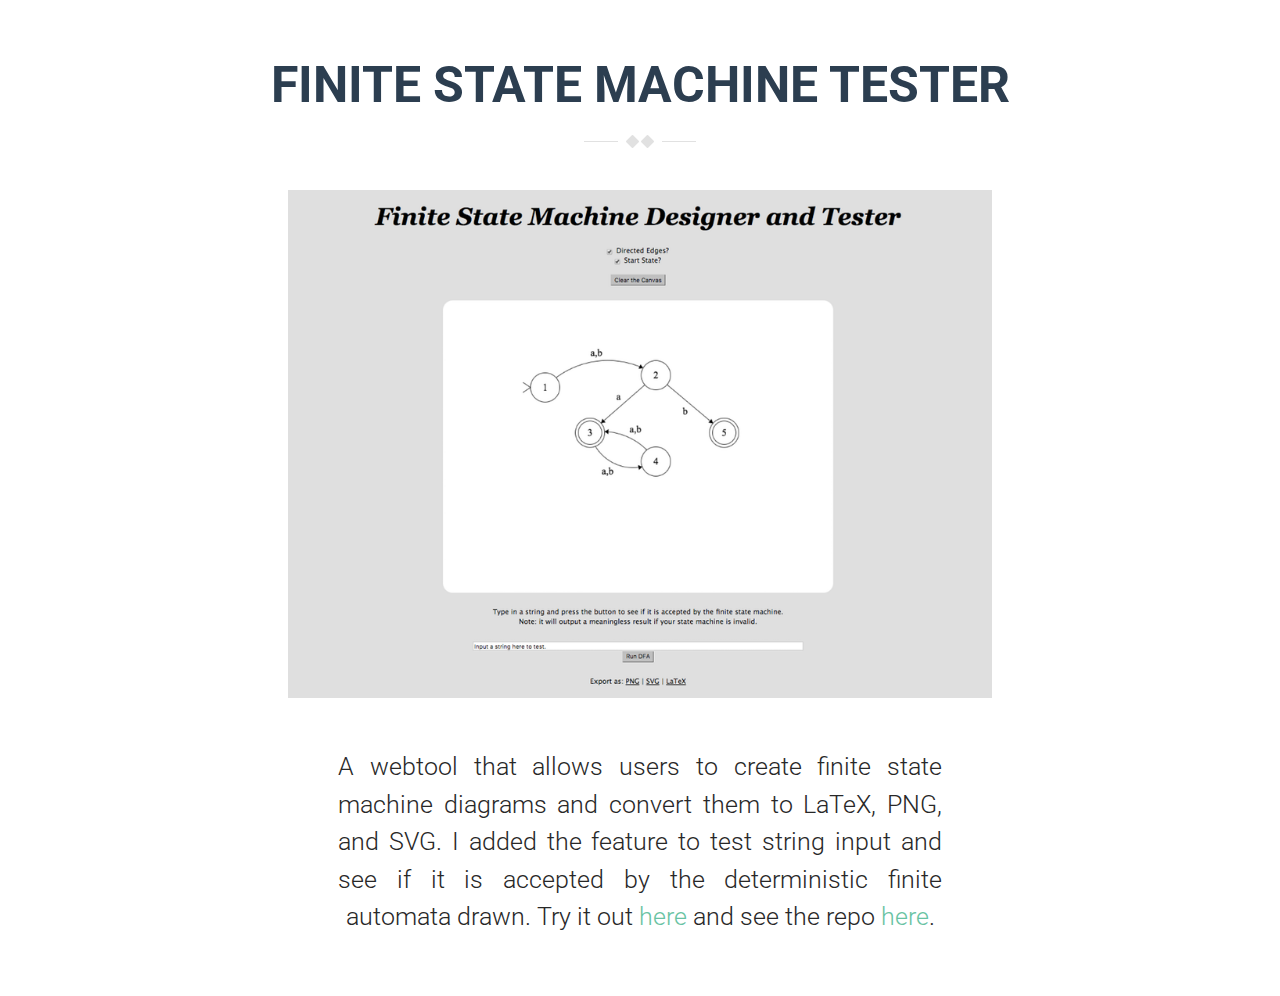
<file: fsm.html>
<!DOCTYPE html>
<html lang="en">

<head>


    <meta charset="UTF-8">
    <meta name="viewport" content="width=device-width, initial-scale=1.0">
    <meta name="description" content="IAMX, One Page Responsive HTML Resume Template">
    <meta name="keywords" content="onepage, resume, CV HTML template, personal Vcard, html resume, free resume template, free HTML template, free bootstrap template, personal portfolio, free html portfolio">
    <meta name="author" content="http://trendytheme.net/">

  <!-- Web Fonts -->
    <link href='http://fonts.googleapis.com/css?family=Roboto:400,300,500,700' rel='stylesheet' type='text/css'>
    <!-- Bootstrap core CSS -->
    <link href="assets/bootstrap/css/bootstrap.min.css" rel="stylesheet" media="screen">
    <!-- Font Awesome CSS -->
    <link href="assets/css/font-awesome.min.css" rel="stylesheet" media="screen">
    <!-- Animate css -->
    <link href="assets/css/animate.css" rel="stylesheet">
  <!-- Magnific css -->
    <link href="assets/css/magnific-popup.css" rel="stylesheet">
    <!-- Custom styles CSS -->
    <link href="assets/css/style.css" rel="stylesheet" media="screen">
  <!-- Responsive CSS -->
    <link href="assets/css/responsive.css" rel="stylesheet">

  <!-- HTML5 Shim and Respond.js IE8 support of HTML5 elements and media queries -->
  <!-- WARNING: Respond.js doesn't work if you view the page via file:// -->
  <!--[if lt IE 9]>
      <script src="https://oss.maxcdn.com/libs/html5shiv/3.7.0/html5shiv.js"></script>
      <script src="https://oss.maxcdn.com/libs/respond.js/1.4.2/respond.min.js"></script>
  <![endif]-->

  <link rel="shortcut icon" href="assets/images/ico/favicon.png">
  <link rel="apple-touch-icon-precomposed" sizes="144x144" href="assets/images/ico/apple-touch-icon-144-precomposed.png">
  <link rel="apple-touch-icon-precomposed" sizes="114x114" href="assets/images/ico/apple-touch-icon-114-precomposed.png">
  <link rel="apple-touch-icon-precomposed" sizes="72x72" href="assets/images/ico/apple-touch-icon-72-precomposed.png">
  <link rel="apple-touch-icon-precomposed" href="assets/images/ico/apple-touch-icon-57-precomposed.png">

  <title>Finite State Machine Tester</title>
</head>

<body>
    <div style="height:60px"></div>
    <h2 class="section-title wow fadeInUp">Finite State Machine Tester</h2>
    <center><div style="width:55%" align="center">
        <img src="assets/images/blog/fsm.png"/>
        <br>
        <p style="padding:50px; font-size:25px; line-height:150%; text-align:justify; text-align-last:center;">
            A webtool that allows users to create finite state machine diagrams and convert them to LaTeX, PNG, and SVG. I added the feature to test string input and see if it is accepted by the deterministic finite automata drawn. Try it out <a href="https://djm1997.github.io/fsm/">here</a> and see the repo <a href="https://github.com/djm1997/fsm">here</a>.
        </p>
    </div></center>
</body>
</file>
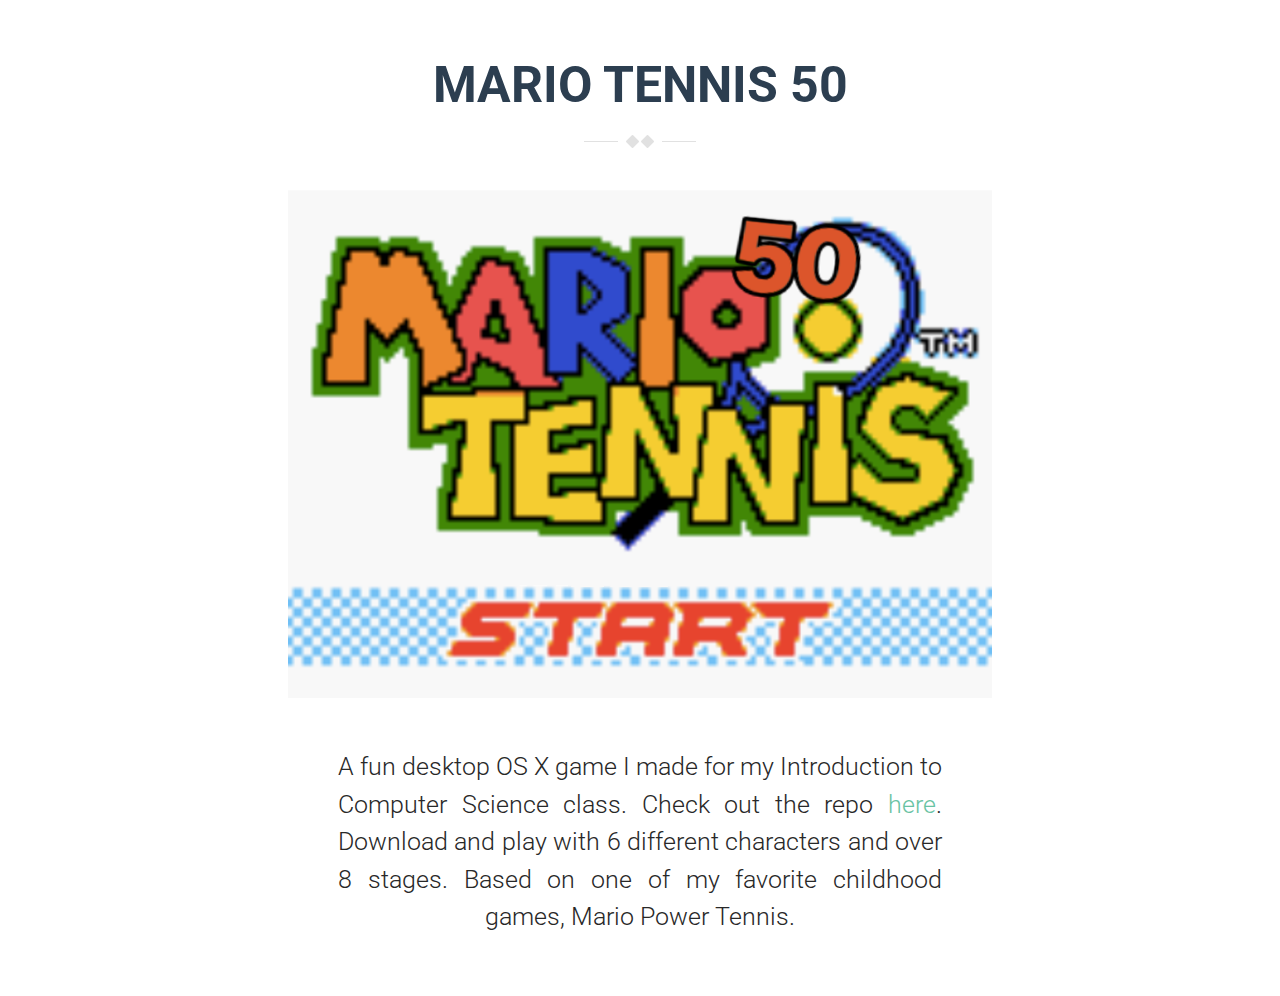
<file: mariotennis.html>
<!DOCTYPE html>
<html lang="en">

<head>
    <meta charset="UTF-8">
    <meta name="viewport" content="width=device-width, initial-scale=1.0">
    <meta name="description" content="IAMX, One Page Responsive HTML Resume Template">
    <meta name="keywords" content="onepage, resume, CV HTML template, personal Vcard, html resume, free resume template, free HTML template, free bootstrap template, personal portfolio, free html portfolio">
    <meta name="author" content="http://trendytheme.net/">

  <!-- Web Fonts -->
    <link href='http://fonts.googleapis.com/css?family=Roboto:400,300,500,700' rel='stylesheet' type='text/css'>
    <!-- Bootstrap core CSS -->
    <link href="assets/bootstrap/css/bootstrap.min.css" rel="stylesheet" media="screen">
    <!-- Font Awesome CSS -->
    <link href="assets/css/font-awesome.min.css" rel="stylesheet" media="screen">
    <!-- Animate css -->
    <link href="assets/css/animate.css" rel="stylesheet">
  <!-- Magnific css -->
    <link href="assets/css/magnific-popup.css" rel="stylesheet">
    <!-- Custom styles CSS -->
    <link href="assets/css/style.css" rel="stylesheet" media="screen">
  <!-- Responsive CSS -->
    <link href="assets/css/responsive.css" rel="stylesheet">

  <!-- HTML5 Shim and Respond.js IE8 support of HTML5 elements and media queries -->
  <!-- WARNING: Respond.js doesn't work if you view the page via file:// -->
  <!--[if lt IE 9]>
      <script src="https://oss.maxcdn.com/libs/html5shiv/3.7.0/html5shiv.js"></script>
      <script src="https://oss.maxcdn.com/libs/respond.js/1.4.2/respond.min.js"></script>
  <![endif]-->

  <link rel="shortcut icon" href="assets/images/ico/favicon.png">
  <link rel="apple-touch-icon-precomposed" sizes="144x144" href="assets/images/ico/apple-touch-icon-144-precomposed.png">
  <link rel="apple-touch-icon-precomposed" sizes="114x114" href="assets/images/ico/apple-touch-icon-114-precomposed.png">
  <link rel="apple-touch-icon-precomposed" sizes="72x72" href="assets/images/ico/apple-touch-icon-72-precomposed.png">
  <link rel="apple-touch-icon-precomposed" href="assets/images/ico/apple-touch-icon-57-precomposed.png">

  <title>Mario Tennis 50</title>
</head>

<body>
    <div style="height:60px"></div>
    <h2 class="section-title wow fadeInUp">Mario Tennis 50</h2>
    <center><div style="width:55%" align="center">
        <img src="assets/images/blog/mariotennis.png"/>
        <br>
        <p style="padding:50px; font-size:25px; line-height:150%; text-align:justify; text-align-last:center;">
            A fun desktop OS X game I made for my Introduction to Computer Science class. Check out the repo <a href="https://github.com/djm1997/MarioTennis">here</a>. Download and play with 6 different characters and over 8 stages. Based on one of my favorite childhood games, Mario Power Tennis</a>.
        </p>
    </div></center>
</body>
</file>
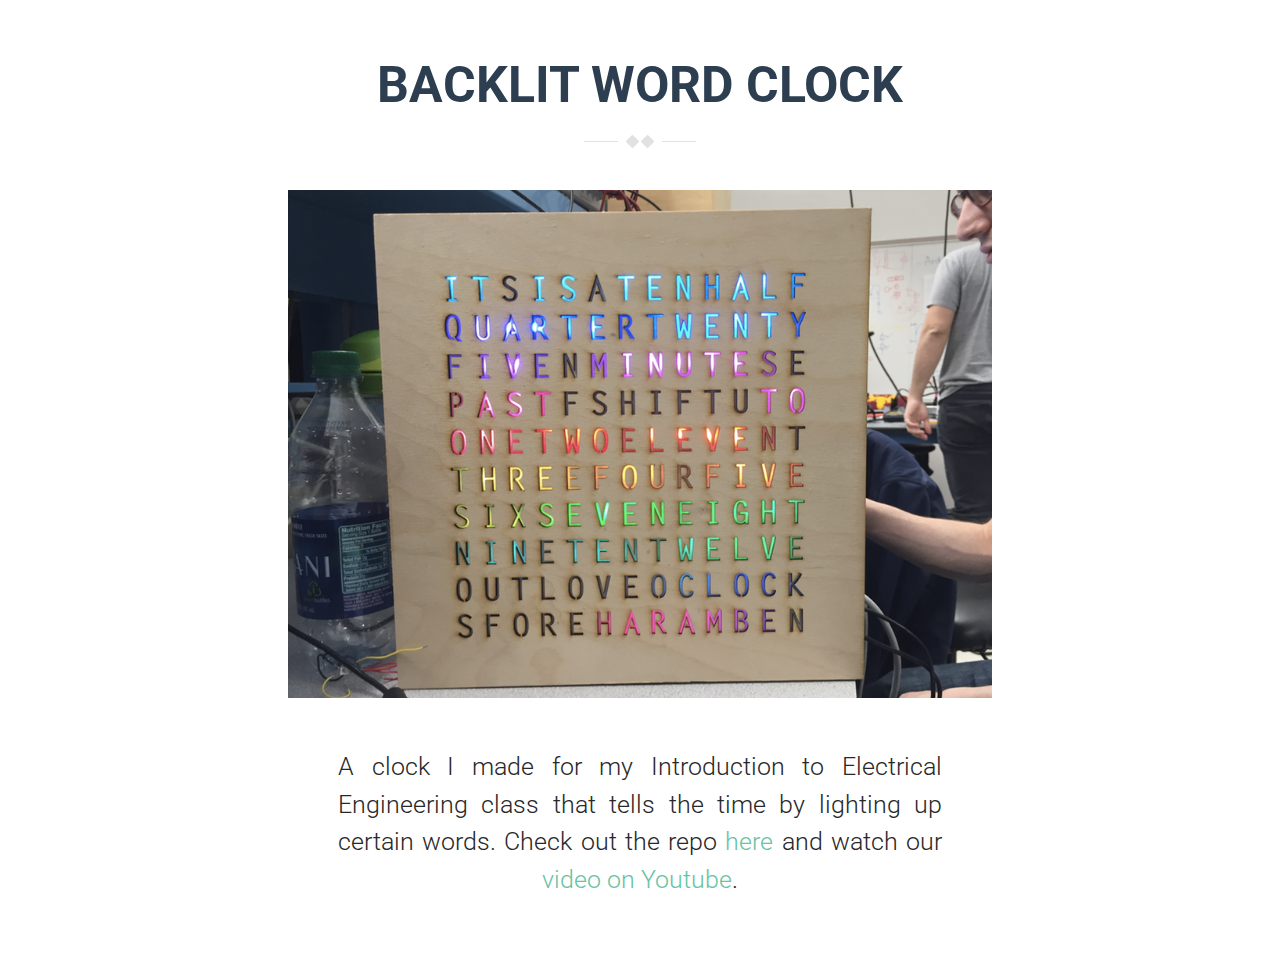
<file: wordclock.html>
<!DOCTYPE html>
<html lang="en">

<head>


    <meta charset="UTF-8">
    <meta name="viewport" content="width=device-width, initial-scale=1.0">
    <meta name="description" content="IAMX, One Page Responsive HTML Resume Template">
    <meta name="keywords" content="onepage, resume, CV HTML template, personal Vcard, html resume, free resume template, free HTML template, free bootstrap template, personal portfolio, free html portfolio">
    <meta name="author" content="http://trendytheme.net/">

  <!-- Web Fonts -->
    <link href='http://fonts.googleapis.com/css?family=Roboto:400,300,500,700' rel='stylesheet' type='text/css'>
    <!-- Bootstrap core CSS -->
    <link href="assets/bootstrap/css/bootstrap.min.css" rel="stylesheet" media="screen">
    <!-- Font Awesome CSS -->
    <link href="assets/css/font-awesome.min.css" rel="stylesheet" media="screen">
    <!-- Animate css -->
    <link href="assets/css/animate.css" rel="stylesheet">
  <!-- Magnific css -->
    <link href="assets/css/magnific-popup.css" rel="stylesheet">
    <!-- Custom styles CSS -->
    <link href="assets/css/style.css" rel="stylesheet" media="screen">
  <!-- Responsive CSS -->
    <link href="assets/css/responsive.css" rel="stylesheet">

  <!-- HTML5 Shim and Respond.js IE8 support of HTML5 elements and media queries -->
  <!-- WARNING: Respond.js doesn't work if you view the page via file:// -->
  <!--[if lt IE 9]>
      <script src="https://oss.maxcdn.com/libs/html5shiv/3.7.0/html5shiv.js"></script>
      <script src="https://oss.maxcdn.com/libs/respond.js/1.4.2/respond.min.js"></script>
  <![endif]-->

  <link rel="shortcut icon" href="assets/images/ico/favicon.png">
  <link rel="apple-touch-icon-precomposed" sizes="144x144" href="assets/images/ico/apple-touch-icon-144-precomposed.png">
  <link rel="apple-touch-icon-precomposed" sizes="114x114" href="assets/images/ico/apple-touch-icon-114-precomposed.png">
  <link rel="apple-touch-icon-precomposed" sizes="72x72" href="assets/images/ico/apple-touch-icon-72-precomposed.png">
  <link rel="apple-touch-icon-precomposed" href="assets/images/ico/apple-touch-icon-57-precomposed.png">

  <title>Backlit Word Clock</title>
</head>

<body>
    <div style="height:60px"></div>
    <h2 class="section-title wow fadeInUp">Backlit Word Clock</h2>
    <center><div style="width:55%" align="center">
        <img src="assets/images/blog/wordclock.png"/>
        <br>
        <p style="padding:50px; font-size:25px; line-height:150%; text-align:justify; text-align-last:center;">
            A clock I made for my Introduction to Electrical Engineering class that tells the time by lighting up certain words. Check out the repo <a href="https://github.com/djm1997/WordClock">here</a> and watch our <a href="https://www.youtube.com/watch?v=HvfSM3tTWjE&feature=youtu.be">video on Youtube</a>.
        </p>
    </div></center>
</body>
</file>
<file: assets/css/style.css>
/*
    Author: TrendyTheme
    Template: I AM X
    Version: 1.2
    URL: http://demo.trendytheme.net/iamx/html
*/


/*
====================================
------------------------------------
    1. General
    2. Typography
    3. Home
    4. Navigation
    5. About
    6. Video
    7. Resume
    8. Skill
    9. Chart
    10. Work
    11. Facts
    12. Blog
    13. Hire
    14. Contact
    15. Footer
-------------------------------------
=====================================
*/


body{
    font-family: 'Roboto', sans-serif;
    line-height: 28px;
    font-weight: 300;
    font-size: 14px;
    color:#282828;
    background-color: #fff;
    -webkit-text-size-adjust: 100%;
    -webkit-overflow-scrolling: touch;
    -webkit-font-smoothing: antialiased !important;
}

body, html{
    overflow-x:hidden;
}

/* Link style
---------------------------------------------------------*/
a {
    color: #68c3a3;
}
a,
a > * {
    outline: none;
    cursor: pointer;
    text-decoration: none;
}
a:focus,
a:hover {
    outline: none;
    color: #333333;
    text-decoration: none;
}


/* Transition elsements
-------------------------------------------------------- */
.navbar a,
.form-control {
	-webkit-transition: all 0.4s ease-in-out 0s;
	   -moz-transition: all 0.4s ease-in-out 0s;
		-ms-transition: all 0.4s ease-in-out 0s;
		 -o-transition: all 0.4s ease-in-out 0s;
			transition: all 0.4s ease-in-out 0s;
}

a,
.btn {
	-webkit-transition: all 0.125s ease-in-out 0s;
	   -moz-transition: all 0.125s ease-in-out 0s;
		-ms-transition: all 0.125s ease-in-out 0s;
		 -o-transition: all 0.125s ease-in-out 0s;
			transition: all 0.125s ease-in-out 0s;
}

/* Reset box-shadow
/* ------------------------------------------------------ */

.btn,
.form-control,
.form-control:hover,
.form-control:focus,
.navbar-custom .dropdown-menu {
	-webkit-box-shadow: none;
			box-shadow: none;
}




/* === Typography === */

h1, h2, h3, h4, h5, h6{
    font-weight: 700;
    margin:0;
    text-transform: uppercase;
}

h1 {
    font-size: 36px;
    line-height: 36px;
}

h2 {
    font-size: 30px;
    line-height: 30px;
}

h3 {
    font-size: 24px;
    line-height: 24px;
}

h4 {
    font-size: 18px;
}

h5 {
    font-size: 14px;
}

h6 {
    font-size     : 12px;
}



/* === FORM STYLE === */
.form-control {
    height: 45px;
    background-color: #f7f7f7;
    border: 1px solid #e8e8e8;
    border-radius: 0;
    box-shadow: none;
}

.form-control:focus {
    border-color: #68c3a3;
    box-shadow: none;
}




/* Alert Style
-----------------------------------------------------*/
.alert {
    padding: 10px 15px;
    margin-top: 20px;
    margin-bottom: 20px;
    border-radius: 0;
}

.alert strong {
  display: inline-block !important;
  margin: 0 !important;
}



/* BUTTON STYLE
-----------------------------------------------------*/
/*common-btn*/
.btn{
    border: 0;
    border-bottom: 3px solid;
    font-weight: 700;
    text-transform: uppercase;
    line-height: 28px;
    padding: 9px 22px;
}

/*large-btn*/
.btn-lg, 
.btn-group-lg>.btn {
    padding: 14px 20px;
    font-size: 14px;
    border-radius: 4px;
}

/*btn-primary*/
.btn-primary{
    background-color:#68c3a3;
    border-color: rgba(51, 51, 51, 0.15);
}

.btn-primary:hover, 
.btn-primary:focus, 
.btn-primary.focus, 
.btn-primary:active, 
.btn-primary.active, 
.open>.dropdown-toggle.btn-primary {
    color: #fff;
    background-color: #4eb28f;
    border-color: #4eb28f;
}

/*btn-info*/
.btn-info{
    background-color:#52b3d9;
    border-color: rgba(51, 51, 51, 0.15);
}

.btn-info:hover, 
.btn-info:focus, 
.btn-info.focus, 
.btn-info:active, 
.btn-info.active, 
.open>.dropdown-toggle.btn-info {
    color: #fff;
    background-color: #4aa0c2;
    border-color: #4aa0c2;
}

/*btn-default*/
.btn-default {
    background: transparent;
    border: 1px solid #fff;
    color: #fff;
}
.btn-default:hover, 
.btn-default:focus, 
.btn-default.focus, 
.btn-default:active, 
.btn-default.active{
    color: #68c3a3;
    background-color: #fff;
    border-color: #fff;
}


button:focus {
    outline: none;
}


/*IMAGES*/
img {
    width: 100%;
}

hr {
    margin-top: 15px;
    margin-bottom: 15px;
}

.no-padding {
    padding: 0;
}

/* LIST STYLE
-------------------------------------------------- */
ul, ol {
    margin     : 0;
    padding    : 0;
    list-style : none
}


ul.list-check {
    
}

ul.list-check li{
    position: relative;
    font-size: 18px;
    line-height: 32px;
}
ul.list-check li::before {
    content: "\f00c";
    font-family: fontawesome;
    color: #68c3a3;
    margin-right: 10px;
}


/* === MAIN === */
.section-padding {
	padding: 120px 0 100px;
}


/* SECTION TITLE
----------------------------------------------------- */
.section-title {
    margin-bottom: 80px;
    text-align: center;
    font-size: 50px;
    line-height: 50px;
    color: #2c3e50;
    position: relative;
}

.section-title::after {
    content: "";
    background: url(../../assets/images/section-divider.png) no-repeat 0 0;
    height: 15px;
    width: 113px;
    position: absolute;
    left: 0;
    right: 0;
    bottom: -40px;
    margin: 0 auto;
}



/* === HOME === */
@media (max-width : 640px) {
    .tt-fullHeight{
        height: 560px !important;
    }
}


#home {
	background: url(../images/home2.jpg) no-repeat center center;
	-webkit-background-attachment: fixed;
    background-attachment: fixed;
	background-color: #222;
	background-size: cover;
	padding: 0;
	position: relative;
}
#home:before {
	content: "";
	background-color: rgba(26, 30, 35, 0.85);
	position: absolute;
	top: 0;
	left: 0;
	width: 100%;
	height: 100%;
}

.intro {
	position: absolute;
	width: 100%;
	top: 50%;
	left: 0;
	text-align: center;
	-webkit-transform: translate(0%, -50%);
	   -moz-transform: translate(0%, -50%);
		-ms-transform: translate(0%, -50%);
		 -o-transform: translate(0%, -50%);
			transform: translate(0%, -50%);
	padding: 0 15px;
}

.intro h1{
	font-size: 60px;
	line-height: 80px;
	margin-bottom: 16px;
	color: #52b3d9;
}
.intro h1 span{
	color: #68c3a3;
}
.intro p{
	color: #f7f7f7;
	margin-bottom: 40px;
}

.intro-sub {
	color: #fff;
	font-size: 24px;
	line-height: 32px;
	font-weight: 700;
	text-transform: uppercase;
	display: block;
	margin-bottom: 20px;
}

/* 
SOCIAL ICON 
-------------------------------------------*/
.social-icons {
    margin-top: 20px;
}
.social-icons a i{
    position: relative;
    color: #fff;
    font-size: 18px;
    margin: 0 7px;
    line-height: 40px;
    text-align: center;
    width: 40px;
    height: 40px;
}

.social-icons a i::before {
    position: relative;
    z-index: 1;
}

.social-icons a i::after {
    position: absolute;
    content: "";
    left: 0;
    top: 0;
    width: 40px;
    height: 40px;
    border: 1px solid #fff;
    border-radius: 3px;
    -webkit-transform: rotate(45deg);
       -moz-transform: rotate(45deg);
        -ms-transform: rotate(45deg);
         -o-transform: rotate(45deg);
            transform: rotate(45deg);
    -webkit-transition: all 300ms;
       -moz-transition: all 300ms;
         -o-transition: all 300ms;
            transition: all 300ms;            
}

.social-icons a i:hover::after{
    background: #68c3a3;
    border: 1px solid transparent;
    z-index: 0;
}


/* === NAVIGATION === */
.header {
    border-bottom: 1px solid #eee;
    position: relative;
    width: 100%;
    z-index: 998;
    padding-bottom: 1px;
    background: #fff;
}

.header::after {
    border-bottom:1px solid #eee;
    width: 100%;
    position: absolute;
    content: "";
    height: 2px;
    bottom: 1px;
    left: 0;
}

.navbar-custom {
    border: 0;
    border-radius: 0;
    margin: 0;
    text-transform: uppercase;
    font-family: 'Roboto Condensed', sans-serif;
}


.navbar-custom,
.navbar-custom .dropdown-menu {
    background: #fff;
    padding: 0;
}

.navbar-custom ul li a span{
    margin-left:5px;
}

.navbar-custom .dropdown-menu {
    margin-top:10px;
    display: block;
    visibility: hidden;
    opacity:0;
    border: 1px solid #ddd;
    border-top: 2px solid #68c3a3;
    border-radius: 0;
    border-bottom: 3px double #ddd;
    background-color: #FFFFFF;
    -webkit-transition:all 400ms;
    -moz-transition:all 400ms;
    -o-transition:all 400ms;
    transition:all 400ms;
}

.navbar-right .dropdown-menu {
  right: auto;
  left: 0;
}
.navbar-custom .navbar-nav > li:hover .dropdown-menu{
    display: block;
    opacity:1;
    visibility: visible;
    margin-top:-2px;
}

.navbar-custom .navbar-nav > li > a{
    color: #282828;
    font-size: 14px;
    font-weight: 700;
    padding-top: 20px;
    padding-bottom: 20px;
    text-transform: uppercase;
}

.navbar-custom .dropdown-menu > li{
    border-bottom: 1px solid #F0F0F0;
}

.navbar-custom .dropdown-menu > li:last-child{
    border-bottom: 0;
}

.navbar-custom .dropdown-menu > li > a {
    padding: 10px 20px;
    color: #282828;
    font-size: 14px;
    font-weight: 700;
}

.navbar-custom .nav li.active,
.navbar-custom .nav li a:hover,
.navbar-custom .nav li a:focus,
.navbar-custom .navbar-nav > li.active > a {
    background: none;
    outline: 0;
    color: #68c3a3;
}

.navbar-custom .navbar-brand {
    font-weight: 700;
    font-size: 18px;
}

.navbar-custom .nav .open > a,
.navbar-custom .dropdown-menu > li > a:hover,
.navbar-custom .dropdown-menu > li > a:focus {
    background: #f5f5f5;
}

.navbar-custom .navbar-toggle .icon-bar {
    background: #222;
}



/* === About Section === */
.short-info {
    margin-bottom: 40px;
}

.short-info h3 {
    margin-bottom: 30px;
}

.short-info ul {
    margin-top: 10px;
    display:inline-block;
}
.short-info ul li {
    width: 50%;
    float: left;
}

.my-signature{
    margin-bottom: 45px;
}
.my-signature img{
    width: inherit;
}


/*download-button*/
.download-button a {
    margin-right: 20px;
    color: #fff;
}
.download-button a i {
    margin-right: 10px;
}


.biography{
    border-bottom-left-radius: 10px;
    border-bottom-right-radius: 10px;
    border:1px solid #EEEEEE;
    position: relative;
}

.biography::after{
    content: "";
    border-bottom: 1px solid #EEEEEE;
    position: absolute;
    bottom: -3px;
    width: 100%;
    border-radius: 10px;
    height: 20px;
}

.myphoto{
    position: relative;
    background: url(../../assets/images/photo-frame.png) bottom center no-repeat;
    background-size: contain;
}

.myphoto img{
    position: relative;
    z-index: -1;
}

.biography ul{
    padding:25px 20px 30px;
}

.biography ul li{
    padding:5px 0;
    font-size: 16px;
    border-bottom:1px solid #EEEEEE;
}

.biography ul li:last-child{
    border-bottom:0;
}



/* === Video Section === */

.video-section {
    background: url(../images/video-bg.jpg) no-repeat center center;
    background-size: cover;
    position: relative;
    min-height: 500px;
}

.video-intro {
    position: absolute;
    top: 50%;
    left: 50%;
    color: #fff;
    padding: 0 20px;
    text-align: center;
    -webkit-transform: translate(-50%, -50%);
    -moz-transform: translate(-50%, -50%);
    -ms-transform: translate(-50%, -50%);
    transform: translate(-50%, -50%);
}

.video-intro a {
    display: inline-block;
    color: #fff;
    width: 70px;
    height: 60px;
    line-height: 60px;
    font-size: 30px;
    border: 1px solid #fff;
}
.video-intro a:hover {
    color: #68c3a3;
    background-color: #fff;
    border: 1px solid transparent;
}

.video-intro h2 {
    margin-top: 30px;
    text-transform: uppercase;
}


/* === Resume Section === */

/*---------------------------------------------------------
Resume Timeline
-----------------------------------------------------------*/
.resume-title h3{
    text-align: center;
}
.resume-section > div > div{
    margin-bottom: 60px;
}
.resume-section > div > div:nth-of-type(2){
    margin-bottom: 0;
}
.resume-title{
    margin-bottom: 30px;
}
.timeline {
    position: relative;
    padding: 0;
    list-style: none;
}

.resume{
    position: relative;
}

.resume:before{
    content: "";
    position: absolute;
    top: -8px;
    width: 10px;
    height: 10px;
    background-color: #e1e1e1;
    left: 50%;
    margin-left: -6px;
    -webkit-transform: rotate(45deg);
       -moz-transform: rotate(45deg);
        -ms-transform: rotate(45deg);
         -o-transform: rotate(45deg);
            transform: rotate(45deg);
}

.resume:after{
    content: "";
    position: absolute;
    bottom: -8px;
    width: 10px;
    height: 10px;
    background-color: #e1e1e1;
    left: 50%;
    margin-left: -6px;
    -webkit-transform: rotate(45deg);
       -moz-transform: rotate(45deg);
        -ms-transform: rotate(45deg);
         -o-transform: rotate(45deg);
            transform: rotate(45deg);
}

.timeline:before {
    content: "";
    position: absolute;
    top: 0;
    bottom: 0;
    width: 2px;
    margin-left: -1.5px;
    background-color: #e1e1e1;
}

.timeline>li {
    position: relative;
    margin-bottom: 50px;
    min-height: 50px;
}

.timeline>li:before,
.timeline>li:after {
    content: " ";
    display: table;
}

.timeline>li:after {
    clear: both;
}

.timeline>li .timeline-panel {
    float: left;
    position: relative;
    width: 100%;
}

.timeline-content{
    padding:5px 20px 0 20px;
}

.timeline>li .timeline-panel:before {
    right: auto;
    left: -15px;
    border-right-width: 15px;
    border-left-width: 0;
}

.timeline>li .timeline-panel:after {
    right: auto;
    left: -14px;
    border-right-width: 14px;
    border-left-width: 0;
}

.timeline>li .posted-date {
    position: relative;
    text-align: center;
    background-color: #fff;
    left: 20px;
}


.timeline>li .posted-date .month {
    font-size: 18px;
    line-height: 20px;
    font-weight: 700;
    display: block;
    color: #2c3e50;
    top: 0;
    float: left;
}

.timeline>li.timeline-inverted>.timeline-panel {
    float: right;
    text-align: left;
}

.timeline>li.timeline-inverted>.timeline-panel:before {
    right: auto;
    left: -15px;
    border-right-width: 15px;
    border-left-width: 0;
}

.timeline>li.timeline-inverted>.timeline-panel:after {
    right: auto;
    left: -14px;
    border-right-width: 14px;
    border-left-width: 0;
}

.timeline>li:last-child {
    margin-bottom: 0;
}

.timeline-heading h3 {
    font-size: 20px;
    line-height: 28px;
}
.timeline-heading span{
    display: block;
    font-weight: 700;
    margin-bottom: 20px;
}





@media(min-width:992px) {
.timeline:before {
    left: 50%;
}

.timeline>li {
    margin-bottom: 15px;
    min-height: 100px;
}

.timeline>li .posted-date {
    position: absolute;
    text-align: center;
    background-color: #fff;
}

.timeline>li .timeline-panel {
    float: left;
    width: 43%;
    text-align: right;
    border: 1px solid #eee;
    position: relative;
}

.timeline-content{
    position: relative;
    padding: 24px;
    background-color: #fff;
    -webkit-transition:all 400ms;
    -moz-transition:all 400ms;
    -o-transition:all 400ms;
    transition: all 400ms;
}

.timeline-content::after{
    border: 1px solid #eee;
    width: 100%;
    position: absolute;
    content: "";
    bottom: -3px;
    height:10px;
    left: 0;
    z-index: -1;
}

.timeline>li .timeline-content:hover {
    background: #68c3a3;
    color: #fff;
}

.timeline>li .timeline-panel::before,
.timeline>li.timeline-inverted .timeline-panel::before {
    content: "";
    top: 25px;
    position: absolute;
    border-top: 10px solid transparent;
    border-bottom: 10px solid transparent;
}
.timeline>li .timeline-panel::before {
    left: 100%;
    border-left: 12px solid #ECECEC;
    -webkit-transition:all 400ms;
    -moz-transition:all 400ms;
    -o-transition:all 400ms;
    transition: all 400ms;
}
.timeline>li .timeline-panel:hover::before {
    border-left: 12px solid #68c3a3;
}

.timeline>li.timeline-inverted .timeline-panel::before {
    right: 100%;
    border-right: 12px solid #ECECEC;
    -webkit-transition:all 400ms;
    -moz-transition:all 400ms;
    -o-transition:all 400ms;
    transition: all 400ms;
}
.timeline>li.timeline-inverted .timeline-panel:hover::before {
    border-right: 12px solid #68c3a3;
    border-left: 0;
}

.timeline>li .timeline-panel::after,
.timeline>li.timeline-inverted .timeline-panel::after {
    content: "";
    top: 25px;
    position: absolute;
    border-top: 10px solid transparent;
    border-bottom: 10px solid transparent;
}
.timeline>li .timeline-panel::after {
    left: 100%;
    margin-left: -2px;
    border-left: 12px solid #FFFFFF;
    -webkit-transition:all 400ms;
    -moz-transition:all 400ms;
    -o-transition:all 400ms;
    transition: all 400ms;
}
.timeline>li .timeline-panel:hover::after {
    border-left: 12px solid #68c3a3;
}

.timeline>li.timeline-inverted .timeline-panel::after {
    right: 100%;
    margin-right:-2px;
    border-right: 12px solid #FFFFFF;
    -webkit-transition:all 400ms;
    -moz-transition:all 400ms;
    -o-transition:all 400ms;
    transition: all 400ms;
}
.timeline>li.timeline-inverted .timeline-panel:hover::after {
    border-right: 12px solid #68c3a3;
    border-left: 0;
}

.timeline>li .posted-date {
    left: 50%;
    width: 120px;
    margin-left: -60px;
    margin-top: 28px;
}
.timeline>li .posted-date .month {
    float: none;
}


}



/* === Skill Section === */
.skills-section {
    background-color: #1a1e23;
    color: #fff;   
}
.skills-section .section-title{
    color: #fff;
    margin-bottom: 110px;  
}
.skills-section .section-title h2{
    color: #fff;
}
.skill-title {
    width: 25%;
    float: left;
}
.skill-title h3{
    font-size: 18px;
    font-weight: 400;
    margin-top: -6px;
    text-transform: capitalize;
}



/* progress-bar */

.skill-progress {
    position: relative;
}
.progress {
    height: 10px;
    margin-bottom: 40px;
    background-color: #3a4149;
    border-radius: 3px;
    box-shadow: none;
    width: 75%;
}

.progress-bar {
    background-color: #68c3a3;
}
.progress-bar span{
    position: absolute;
    top: -20px;
    right: 15px;
}

.progress .progress-bar.six-sec-ease-in-out {
  -webkit-transition: width 2s ease-in-out;
  -moz-transition: width 2s ease-in-out;
  -o-transition: width 2s ease-in-out;
  transition:  width 2s ease-in-out;
}


.skill-chart h3 {
    margin-top: 20px;
}

.our-progress{
    margin:10px 0 30px;
}

.progress-percent{
    margin-left: auto;
    margin-right: auto;
}

.our-progress h3{
    font-weight: 400;
    margin-bottom: 5px;
}



/* === Chart CSS  === */
.chart {
    position: relative;
    display: inline-block;
    width: 140px;
    height: 140px;
    margin: 40px auto;
    text-align: center;
}
.chart canvas {
    position:absolute; 
    top:0; 
    left:0;
}
.percent {
    display: inline-block;
    margin: auto;
    line-height: 140px;
    z-index: 2;
    font-size: 25px;
    font-weight: 500;
    text-align: center;
}

.percent:after {
    content: '%';
}

.chart-text span {
    font-size: 18px;
    font-weight: 400;
    text-transform: capitalize;
    display: block;
    margin-top: 20px;
}

/*.percent:after {content: '%';margin-left: 0.1em;font-size: .8em;}*/
.angular{margin-top:100px;}
.angular .chart {margin-top:0;}
.chart .chart-text h3{font-size:22px;}



/* === Work Section === */
.works-section {
    background-color: #f7f7f7;
}
.portfolio-item {
    padding-right: 5px;
    padding-left: 5px;
    min-height: 235px;
}
.portfolio-bg{
   background: #fff;
   padding: 5px;
   margin-bottom: 20px;
   border: 1px solid #eee;
   border-bottom: 3px double #eee;
}


.portfolio {
    position: relative;
    overflow: hidden;
}


/* Shuffle Filter*/
#filter {
    margin: 0 0 35px;
    text-align: center;
}


#filter li a {
    color: #68c3a3;
    display: block;
    text-transform: uppercase;
    padding: 0 15px;
    border-radius: 4px;
    transition: inherit;
}
#filter li a.active,
#filter li a:hover {
    position: relative;
    background: #68c3a3;
    color: #fff;
    border-bottom: 3px solid rgba(0, 0, 0, 0.15);
}

#filter li a.active::after,
#filter li a:hover::after{
    position: absolute;
    content: "";
    width: 0;
    height: 0;
    border-left: 8px solid transparent;
    border-right: 8px solid transparent;
    border-top: 10px solid rgba(104, 195, 163, 1);
    bottom: -9px;
    left: 50%;
    margin-left: -8px;
}

.tt-overlay {
    position: absolute;
    background-color: rgba(26, 30, 31, 0.85);
    width: 100%;
    height: 100%;
    opacity: 0;
}

.portfolio-info,
.links,
.links a i,
.links a i::after,
.tt-overlay {
    -webkit-transition: all 400ms;
    -moz-transition: all 400ms;
    -o-transition: all 400ms;
    transition: all 400ms;
}


.links {
    width: 90px;
    height: 40px;
    position: absolute;
    top: 40%;
    left: 50%;
    margin-top: -20px;
    margin-left: -45px;
    opacity: 0;
    -webkit-transform: translate(0,-50px);
    -moz-transform: translate(0,-50px);
    -ms-transform: translate(0,-50px);
    -o-transform: translate(0,-50px);
    transform: translate(0,-50px);
}

.links a i{
    position: relative;
    color: #68c3a3;
    font-size: 16px;
    margin: 0 13px;
    z-index: 100;
}
.links a:hover i {
   color:  #fff;
}
.links a i::after{
    position: absolute;
    content: "";
    left: -7px;
    top: -7px;
    width: 30px;
    height: 30px;
    border: 1px solid #68c3a3;
    z-index: -1;
    border-radius: 3px;
    -webkit-transform: rotate(45deg);
       -moz-transform: rotate(45deg);
        -ms-transform: rotate(45deg);
         -o-transform: rotate(45deg);
            transform: rotate(45deg);
}
.links a:hover i::after {
    background-color: #68c3a3;
}

.portfolio-info {
    position: absolute;
    bottom: -100%;
    left: 0;
    background-color: #68c3a3;
    color: #fff;
    height: 45px;
    width: 100%;
    text-align: center;
}

.portfolio:hover .tt-overlay, 
.portfolio:hover .links {
    opacity: 1;
    -webkit-transform: translate(0,0);
    -moz-transform: translate(0,0);
    -ms-transform: translate(0,0);
    -o-transform: translate(0,0);
    transform: translate(0,0);
}
.portfolio:hover .portfolio-info{
    bottom: 0;
}
.portfolio-info h3 {
    font-size: 14px;
    line-height: 45px;
    font-weight: 700;
    margin: 0;
}


/*PopUp fade effect*/
.mfp-with-zoom .mfp-container,
.mfp-with-zoom.mfp-bg {
  opacity: 0;
  -webkit-backface-visibility: hidden;
  /* ideally, transition speed should match zoom duration */
  -webkit-transition: all 0.3s ease-out; 
  -moz-transition: all 0.3s ease-out; 
  -o-transition: all 0.3s ease-out; 
  transition: all 0.3s ease-out;
}

.mfp-with-zoom.mfp-ready .mfp-container {
    opacity: 1;
}
.mfp-with-zoom.mfp-ready.mfp-bg {
    opacity: 0.8;
}

.mfp-with-zoom.mfp-removing .mfp-container, 
.mfp-with-zoom.mfp-removing.mfp-bg {
  opacity: 0;
}




/* === Facts Section === */
.facts-section {
    background: url(../../assets/images/counter-bg.jpg) no-repeat center center;
    background-attachment: fixed;
    background-size: cover;
    color: #fff;  
}

.tt-overlay-bg {
    background: rgba(26, 30, 35, 0.85);
    padding: 110px 0;
}

.count-wrap i {
    font-size: 64px;
    margin-bottom: 25px;
}
.count-wrap h3 {
    font-size: 50px;
    line-height: 28px;
    margin-bottom: 20px;
}
.count-wrap p {
    font-size: 18px;
    font-weight: 700;
    margin: 0;
}

/* === Blog Section === */
.latest-blog-section {
  
}
.blog-post-wrapper {
    padding: 4px;
    border: 1px solid #eee;
    border-bottom: 3px double #eee;
}

.figure {
    position: relative;
}
.figure i{
    position: absolute;
    bottom: -8px;
    right: 30px;
    color: #fff;
    font-size: 18px;
    z-index: 100;
}
.figure i:after {
    position: absolute;
    content: "";
    left: -12px;
    top: -10px;
    width: 40px;
    height: 40px;
    background-color: #68c3a3;
    z-index: -1;
    border-radius: 3px;
    -webkit-transform: rotate(45deg);
       -moz-transform: rotate(45deg);
        -ms-transform: rotate(45deg);
         -o-transform: rotate(45deg);
            transform: rotate(45deg);
}

.post-thumbnail {
    margin-bottom: 20px;
    overflow: hidden;
}
.post-thumbnail img{
    opacity: 0.8;
    -webkit-transition: all 0.5s linear;
    -moz-transition: all 0.5s linear;
    -ms-transition: all 0.5s linear;
    -o-transition: all 0.5s linear;
    transition: all 0.5s linear;
}
.post-thumbnail img:hover {
    opacity: 1;
    -webkit-transform: scale(1.05);
    -moz-transform: scale(1.05);
    -ms-transform: scale(1.05);
    -o-transform: scale(1.05);
    transform: scale(1.05);
}
.entry-header {
    padding: 0 12px;
}
.post-meta {

}
.the-category a {
    font-size: 12px;
    line-height: 28px;
    font-weight: 300;
    text-transform: uppercase;
    pointer-events: none;
}

.entry-title {
    font-size: 16px;
    line-height: 25px;
    font-weight: 700;
}
.entry-title a{
    color: #282828;
}
.entry-title a:hover{
    color: #68c3a3;
}
.entry-meta {
    color: #afafaf;
}
.entry-meta ul {
    margin-bottom: 10px;
}
.entry-meta ul li {
    padding: 0 10px;
}
.entry-meta ul li a{
    display: inline-block;
    color: #BBBBBB;
    font-weight: 400;
}
.entry-meta ul li a:hover{
    color: #68c3a3;
}

.blog-more {
    margin-top: 40px;
}

/*
Icon for all respective meta
====================================== */
.the-author::before{
    content: "\f044";
}
.the-time::before{
    content: "\f133";
}
.the-share::before{
    content: "\f1e0";
}
.the-comments::before{
    content: "\f0e6";
}

.the-author,
.the-time,
.the-share, 
.the-comments {
    position: relative;
    padding-left: 20px;
}

.the-author::before,
.the-time::before,
.the-share::before,
.the-comments::before{
    font-family: FontAwesome;
    position: absolute;
    left: 0;
}

/* === Hire Section === */
.hire-section {
    background: url(../../assets/images/hire-bg.jpg) no-repeat top center #68C3A3;
    background-attachment: fixed;
    background-size: cover;
    color: #fff;  
}
.hire-section-bg {
    padding: 110px 0;
    background: -webkit-linear-gradient(bottom, #68C3A3, rgba(104, 195, 163, 0.7)); /*Safari 5.1-6*/
    background: -o-linear-gradient(top, #68C3A3, rgba(104, 195, 163, 0.7)); /*Opera 11.1-12*/
    background: -moz-linear-gradient(top, #68C3A3, rgba(104, 195, 163, 0.7)); /*Fx 3.6-15*/
    background: linear-gradient(to top, #68C3A3, rgba(104, 195, 163, 0.7)); /*Standard*/
}

.hire-section h2 {
    font-size: 36px;
    margin-bottom: 40px;
}

.hire-section .btn {
    padding: 9px 54px;
}


/* === Contact Section === */
.contact-section  {
  
}

.contact-section strong {
    display: block;
    text-transform: uppercase;
}
.contact-form strong {
    margin-bottom: 40px;
}

.contact-form textarea.form-control {
    height: 115px;
}

.contact-form .btn {
    margin-top: 15px;
}

.contact-section div > i{
    float: left;
    font-size: 45px;
    margin-right: 20px;
}
.contact-section address,
.contact-section .contact-number {
    overflow: hidden;
    line-height: 30px;
    font-weight: 400;
    margin-bottom: 45px
}


/*MAP*/
.location-map {
    padding: 4px;
    border: 1px solid #eee;
    border-bottom: 3px double #eee;
}
.map-canvas {
    height: 350px;
}




/* === Footer Wrapper === */
.footer-wrapper {
    background: #1a1e23;
    padding: 36px 0;
    color: #fff;
  
}
.copyright p {
    margin: 0;
}






/* ---------------------------------------------- /*
 * Scroll to top
/* ---------------------------------------------- */

.scroll-up {
	position: fixed;
	display: none;
	z-index: 999;
	bottom: 1.8em;
	right: 1.8em;
}

.scroll-up a {
	background-color: #68c3a3;
	display: block;
	width: 28px;
	height: 28px;
	text-align: center;
	color: #fff;
	font-size: 14px;
	line-height: 28px;
}

.scroll-up a:hover,
.scroll-up a:active {
	background-color: rgba(235, 235, 235, .8);
	color: #222;
}

/* ---------------------------------------------- /*
 * Mouse animate icon
/* ---------------------------------------------- */

.mouse-icon {
	position: absolute;
	left: 50%;
	bottom: 40px;
	border: 2px solid #fff;
	border-radius: 16px;
	height: 50px;
	width: 30px;
	margin-left: -17px;
	display: block;
	z-index: 10;
}

.mouse-icon .wheel {
    -webkit-animation-name: drop;
    -webkit-animation-duration: 1s;
    -webkit-animation-timing-function: linear;
    -webkit-animation-delay: 0s;
    -webkit-animation-iteration-count: infinite;
    -webkit-animation-play-state: running;
    animation-name: drop;
    animation-duration: 1s;
    animation-timing-function: linear;
    animation-delay: 0s;
    animation-iteration-count: infinite;
    animation-play-state: running;
}

.mouse-icon .wheel {
	position: relative;
	border-radius: 10px;
	background: #fff;
	width: 4px;
	height: 10px;
	top: 4px;
	margin-left: auto;
	margin-right: auto;
}

@-webkit-keyframes drop {
    0%   { top:5px;  opacity: 0;}
    30%  { top:10px; opacity: 1;}
    100% { top:25px; opacity: 0;}
}


@keyframes drop	{
	0%   { top:5px;  opacity: 0;}
	30%  { top:10px; opacity: 1;}
	100% { top:25px; opacity: 0;}
}

/* ---------------------------------------------- /*
 * Preloader
/* ---------------------------------------------- */

#tt-preloader {
	background: #FFF;
	bottom: 0;
	left: 0;
	position: fixed;
	right: 0;
	top: 0;
	z-index: 9999;
}

#pre-status,
.preload-placeholder {
	background-image: url(../images/preloader.gif);
	background-position: center;
	background-repeat: no-repeat;
	height: 200px;
	left: 50%;
	margin: -100px 0 0 -100px;
	position: absolute;
	top: 50%;
	width: 200px;
}

.preload-placeholder {
	background: none;
	left: 0;
	margin: 0;
	text-align: center;
	top: 65%;
}





/* === Home Page Two === */

#homeTwo {
    background: url(../images/home-2.jpg) no-repeat center center;
    background-color: #222;
    background-size: cover;
    padding: 0;
    position: relative;
}

/* === About Section === */
.short-info {
    margin-bottom: 40px;
}

.short-info h3 {
    margin-bottom: 30px;
}

.hobby-list-wrap h3{
    margin-bottom: 45px;
}
.hobby-list span {
    border: 1px solid #eee;
    font-weight: 700;
    text-transform: uppercase;
    padding: 15px 30px;
    border-bottom: 3px double #eee;
    margin-bottom: 20px;
    text-align: center;
    display: block;
}

.hobby-list span:nth-child(4),
.hobby-list span:nth-child(5),
.hobby-list span:nth-child(6) {
    margin-bottom: 0;
}



/*SERVICE SECTION*/
.service-section {
    background: url(../../assets/images/service-bg.jpg) no-repeat center center;
    background-size: cover;
    padding:120px 0;
}
.service-section h2 {
    color: #fff;
}
.service-wrap{
    padding: 40px 0
}
.service-box {
    text-align: center;
    position: relative;
    width: 180px;
    height: 180px;
    margin: 0 auto;
}
.service-box::after {
    content: "";
    position: absolute;
    top: 0;
    left: 0;
    text-align: center;
    border: 1px solid #fff;
    width: 180px;
    height: 180px;
    -webkit-transform: rotate(45deg);
    -moz-transform: rotate(45deg);
    -ms-transform: rotate(45deg);
    -o-transform: rotate(45deg);
    transform: rotate(45deg);
    border-radius: 15px;
}
.service-box i {
    font-size: 40px;
    color: #fff;
    line-height: 100px;
    z-index: 100;
    position: relative;
}
.service-box h3 {
    font-size: 18px;
    line-height: 18px;
    color: #fff;
    z-index: 100;
    position: relative;
}
.service-box:hover.service-box::after{
    background: #fff;
    border: 1px solid transparent;
}
.service-box:hover i,
.service-box:hover h3{
    color: #2c3e50;
}
.service-box i,
.service-box h3,
.service-box::after {
    -webkit-transition: all 300ms;
    -moz-transition: all 300ms;
    -o-transition: all 300ms;
    transition: all 300ms;
}

/*HOMEPAGE TWO*/
#homeTwo{
    position: relative;
}

#homeTwo:before {
    content: "";
    background-color: rgba(26, 30, 35, 0.90);
    position: absolute;
    top: 0;
    left: 0;
    width: 50%;
    height: 100%;
}

.home-version-two {
    z-index: 0;
    overflow: hidden;
}
.home-version-two::before{
    z-index: -100;
}

.personal-info {
    color: #fff;
    padding:0 0 0 15px;
    position: absolute;
    top: 50%;
    -webkit-transform: translate(0%, -50%);
       -moz-transform: translate(0%, -50%);
        -ms-transform: translate(0%, -50%);
         -o-transform: translate(0%, -50%);
            transform: translate(0%, -50%);
}

.personal-info h1 {
    font-size: 60px;
    line-height: 80px;
    margin-bottom: 16px;
}

.personal-info h1 span{
    color:#68c3a3;
}
.personal-info p {
    margin-bottom: 40px;
}

.video-introducing{
    background: url(../images/video-bg.jpg) no-repeat center center;
    -webkit-background-size: cover;
    background-size: cover;
    min-height: 390px;
    border: 5px solid #FFF;
    padding: 5px;
    box-shadow: 0 0px 0px 1px #eee;
}
</file>
<file: assets/css/responsive.css>
/* Extra small devices (phones, less than 768px) */
@media (max-width : 766px) {
	.intro h1 {
		font-size: 40px;
		line-height: 40px;
	}

	.social-icons ul{
		margin-left: 0;
	}

	.social-icons li{
		padding:0;
	}

	.social-icons a i{
		margin:0 5px;
	}

	.mouse-icon{
		display:none;
	}

	.navbar-custom .navbar-brand,
	.navbar-custom .navbar-nav > li > a,
	.navbar-custom .navbar-nav .dropdown-menu > li > a {
		padding:10px 15px;
	}

	.navbar-custom .dropdown-menu{
		margin-left: 20px;
	}

	/*about me section*/
	.biography {
		margin-top: 20px;
		margin-bottom: 45px;
	}

	ul.list-check li {
		width: 100%;
	}

	.download-button .btn{
		margin-bottom: 20px;
	}


	/*resume*/
	.resume:before,
	.resume:after{
		left:1px;
	}

	/*skill section*/
	.skill-title h3 {
		font-size: 12px;
	}

	/*facts section*/
	.count-wrap i {
		font-size: 40px;
	}

	.count-wrap h3 {
		font-size: 30px;
		line-height: 16px;
	}

	.count-wrap p {
		font-size: 10px;
		font-weight: 400;
		line-height: 18px;
	}

	.count-wrap > div{
		margin-bottom: 40px;
	}

	#filter li{
		margin-bottom: 20px;
	}

	/*blog section*/
	.blog-post-wrapper {
		margin-bottom: 40px;
	}

	/*hire us section*/
	.hire-section h2 {
		line-height: 40px;
	}

	/*contact section*/
	.contact-form {
		margin-bottom: 40px;
	}

	.contact-section div > i {
		float: none;
		margin-right: 0;
	}
	.center-xs {
		text-align: center;
	}

	/*service*/
	.service-wrap > div{
		margin-bottom:100px;
	}

	.service-wrap > div:nth-child(4){
		margin-bottom:0;
	}

	/*HOME TWO*/
	#homeTwo:before{
		width:100%;
	}

	.personal-info{
		text-align: center;
		padding:0 15px;
	}

	.personal-info h1{
		font-size: 40px;
		line-height: 50px;
	}

	.personal-info .intro-sub{
		font-size: 18px;
  		line-height: 20px;
	}

	.personal-info p{
		line-height: 20px;
		margin-bottom: 20px;
	}

	.personal-info .my-signature {
	  	display: none;
	}

	.personal-info .download-button a{
		padding: 5px 10px;
  		font-size: 15px;
  		margin-right: 0;
	}
}

/* Landscape Mobile */
@media only screen and (min-width : 480px) and (max-width : 767px) {
	.intro h1 {
		font-size: 60px;
		line-height: 80px;
	}
	
	.social-icons ul{
		margin-left: -5px;
	}

	.social-icons li{
		padding:0 5px;
	}

	.social-icons a i{
		margin:0 7px;
	}

	.mouse-icon{
		display:none;
	}

	.navbar-custom .navbar-brand,
	.navbar-custom .navbar-nav > li > a,
	.navbar-custom .navbar-nav .dropdown-menu > li > a {
		padding:10px 15px;
	}

	.navbar-custom .dropdown-menu{
		margin-left: 20px;
	}

	/*about me section*/
	.biography {
		margin-top: 20px;
		margin-bottom: 45px;
	}

	ul.list-check li {
		width: 50%;
	}


	/*resume*/
	.resume:before,
	.resume:after{
		left:1px;
	}

	/*skill section*/
	.skill-title h3 {
		font-size: 12px;
	}

	/*facts section*/
	.count-wrap i {
		font-size: 64px;
	}

	.count-wrap h3 {
		font-size: 50px;
		line-height: 28px;
	}

	.count-wrap p {
		font-size: 18px;
		font-weight: 700;
		line-height: 28px;
	}

	.count-wrap > div{
		margin-bottom: 40px;
	}

	/*blog section*/
	.blog-post-wrapper {
		margin-bottom: 40px;
	}

	/*hire us section*/
	.hire-section h2 {
		line-height: 40px;
	}

	/*contact section*/
	.contact-form {
		margin-bottom: 40px;
	}

	.contact-section .map-icon, 
	.contact-section .mobile-icon {
		float: none;
	}
	.center-xs {
		text-align: center;
	}

	/*service*/
	.service-wrap > div{
		margin-bottom:100px;
	}

	.service-wrap > div:nth-child(4){
		margin-bottom:0;
	}

	/*HOME TWO*/
	#homeTwo:before{
		width:100%;
	}

	.personal-info{
		text-align: center;
		padding:0 15px;
	}

	.personal-info h1{
		font-size: 60px;
  		line-height: 80px;
	}

	.personal-info .intro-sub{
		font-size: 24px;
		line-height: 32px;
	}

	.personal-info p{
		font-size: 14px;
		line-height: 28px;
	}

	.personal-info .my-signature {
	    margin-bottom: 45px;
	    display: block;
	}

	.personal-info .download-button a{
		padding: 14px 20px;
  		font-size: 14px;
  		margin-right: 20px;
	}


}


/* Small devices (tablets, 768px and up) */
@media (min-width : 768px) and (max-width : 991px) {
	.navbar-custom .navbar-brand{
		padding: 10px 15px;
	}

	.navbar-custom .navbar-nav > li > a, 
	.navbar-custom .navbar-nav .dropdown-menu > li > a{
		font-size: 12px;
		padding: 15px;
	}

	/*about me section*/
	.biography {
		margin-top: 20px;
		margin-bottom: 45px;
	}

	/*resume*/
	.resume:before,
	.resume:after{
		left:0px;
	}

	/*skill section*/
	.skill-title h3 {
		font-size: 14px;
	}

	/*blog section*/
	.blog-post-wrapper {
		margin-bottom: 40px;
	}

	.entry-meta ul li{
		padding: 0 5px;
	}

	/*contact section*/
	.contact-form {
		margin-bottom: 40px;
	}

	.contact-section .map-icon, 
	.contact-section .mobile-icon {
		float: left;
	}
	.center-xs {
		text-align: left;
	}


	.portfolio-item{
		min-height: 162px;
	}

	/*service*/
	.service-wrap > div{
		margin-bottom:100px;
	}

	.service-wrap > div:nth-child(3),
	.service-wrap > div:nth-child(4){
		margin-bottom:0;
	}

	/*HOME TWO*/
	#homeTwo:before{
		width:100%;
	}

	.personal-info{
		text-align: center;
		padding:0 15px;
	}


}




/* Medium devices (desktops, 992px and up) */
@media (min-width : 992px) and (max-width : 1199px) {

	.portfolio-item{
		min-height: 150px;
	}
	.download-button a{
		margin-right: 10px;
	}

}


/* Large devices (large desktops, 1200px and up) */
@media (min-width : 1200px) and (max-width : 1279px) {

}

/* Large devices (large desktops, 1280px and up) */
@media screen and (min-width:1280px) and (max-width:1599px) {
	
}

/* Extra Large devices (large desktops, 1600px and up) */
@media screen and (min-width:1600px) and (max-width:1920px) {
	.personal-info{
		padding-right:180px;
	}
}
</file>
